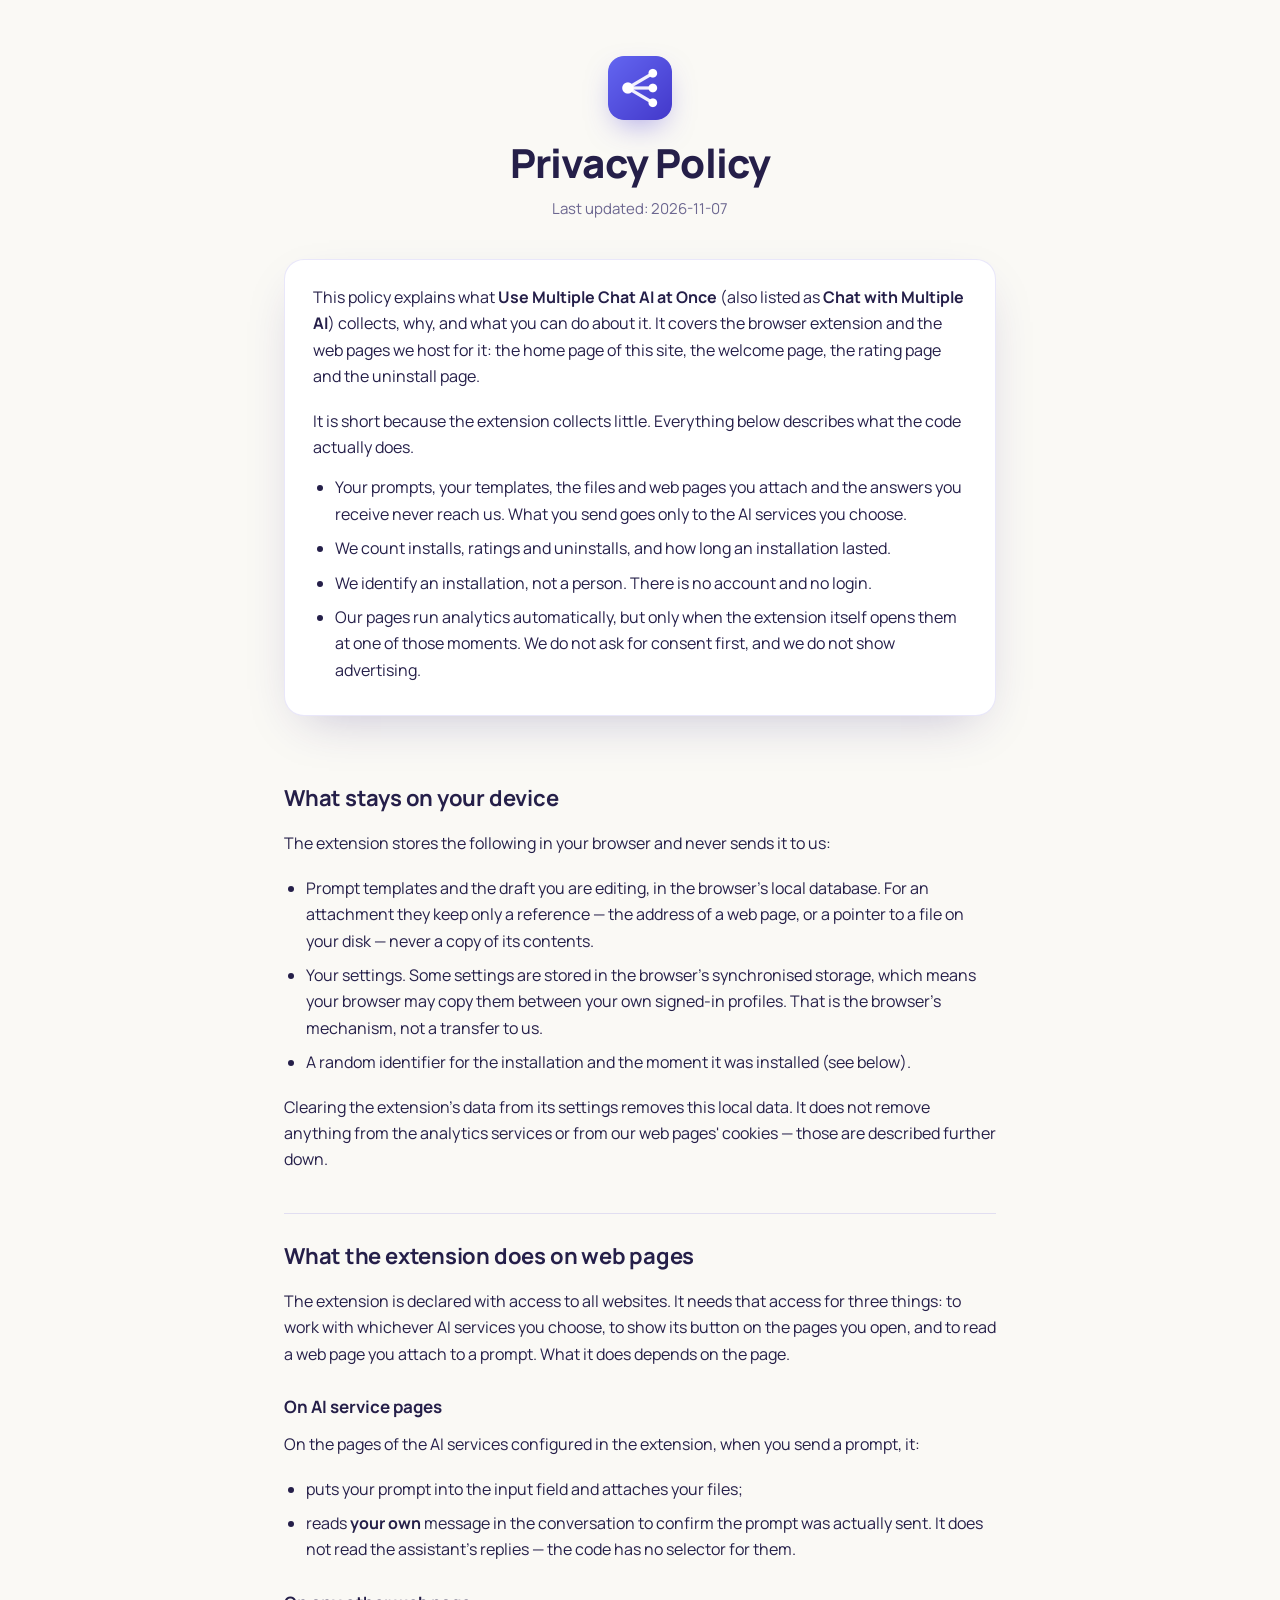
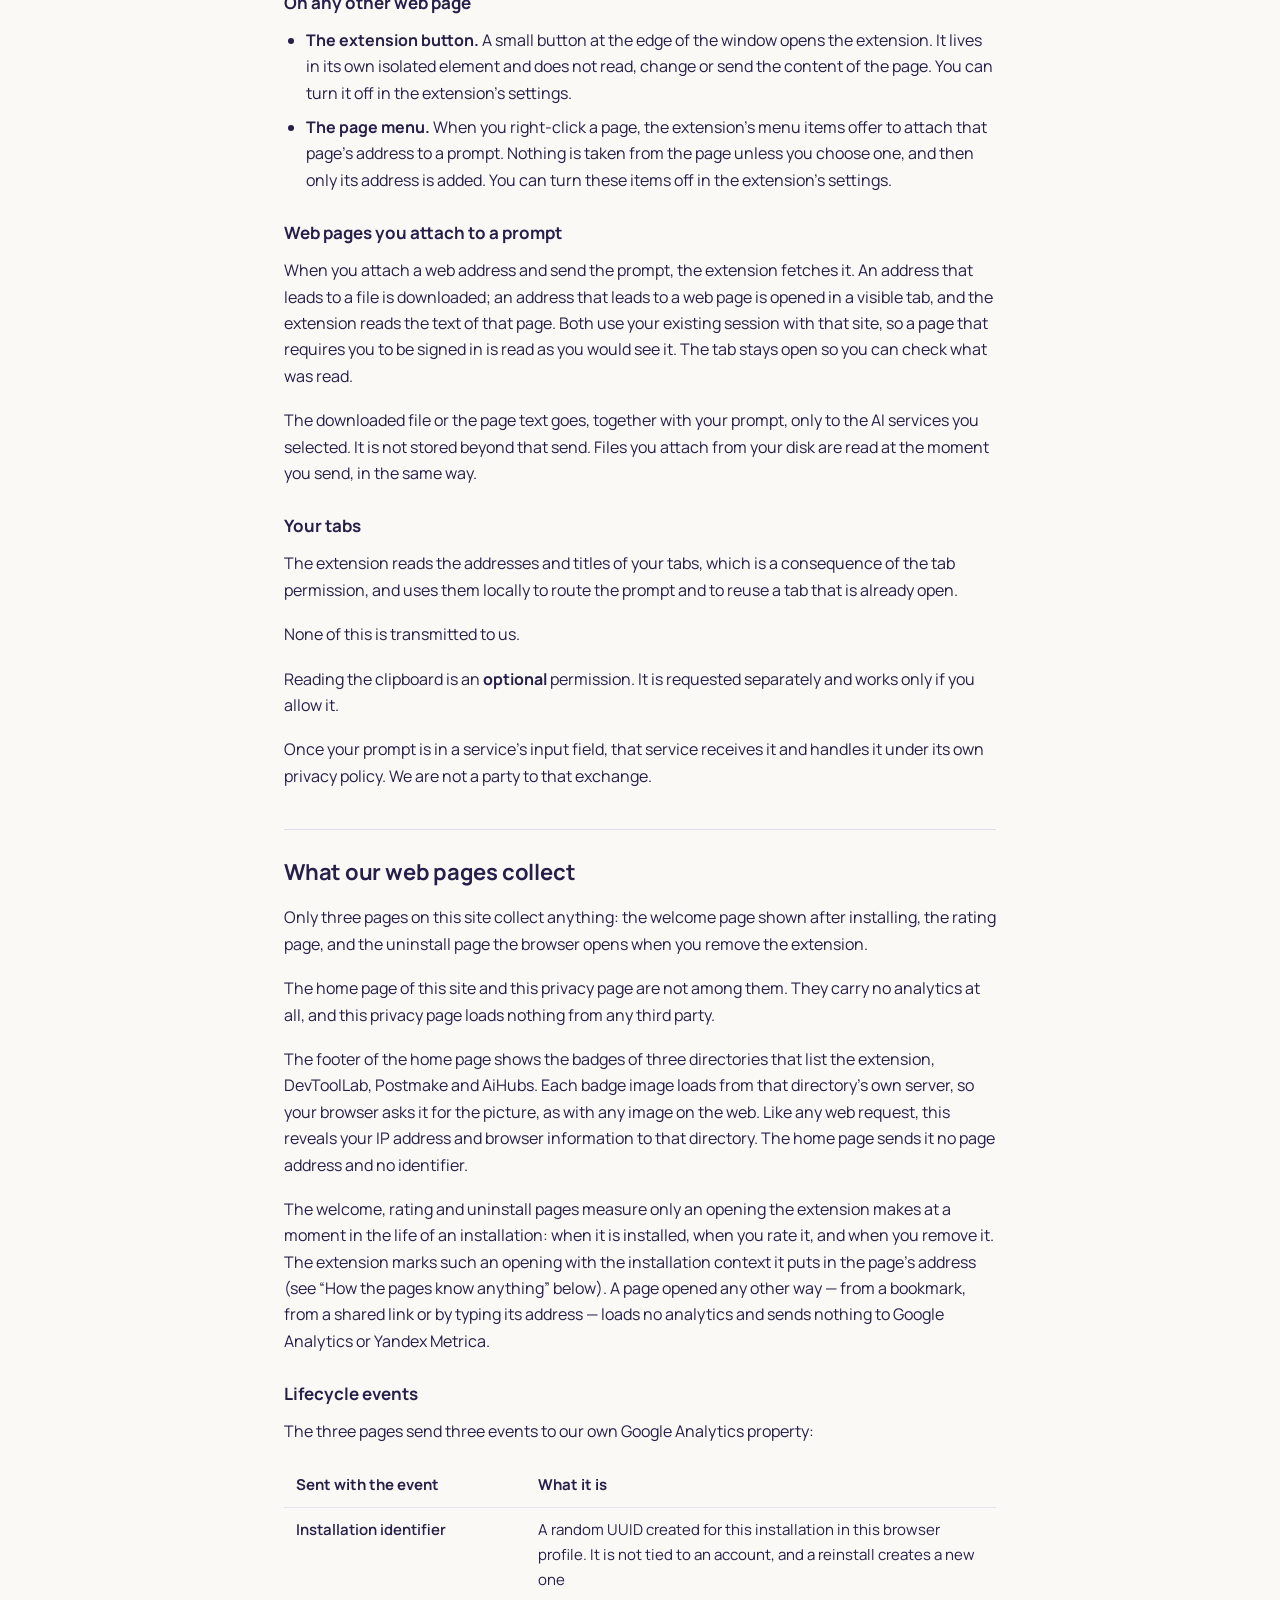
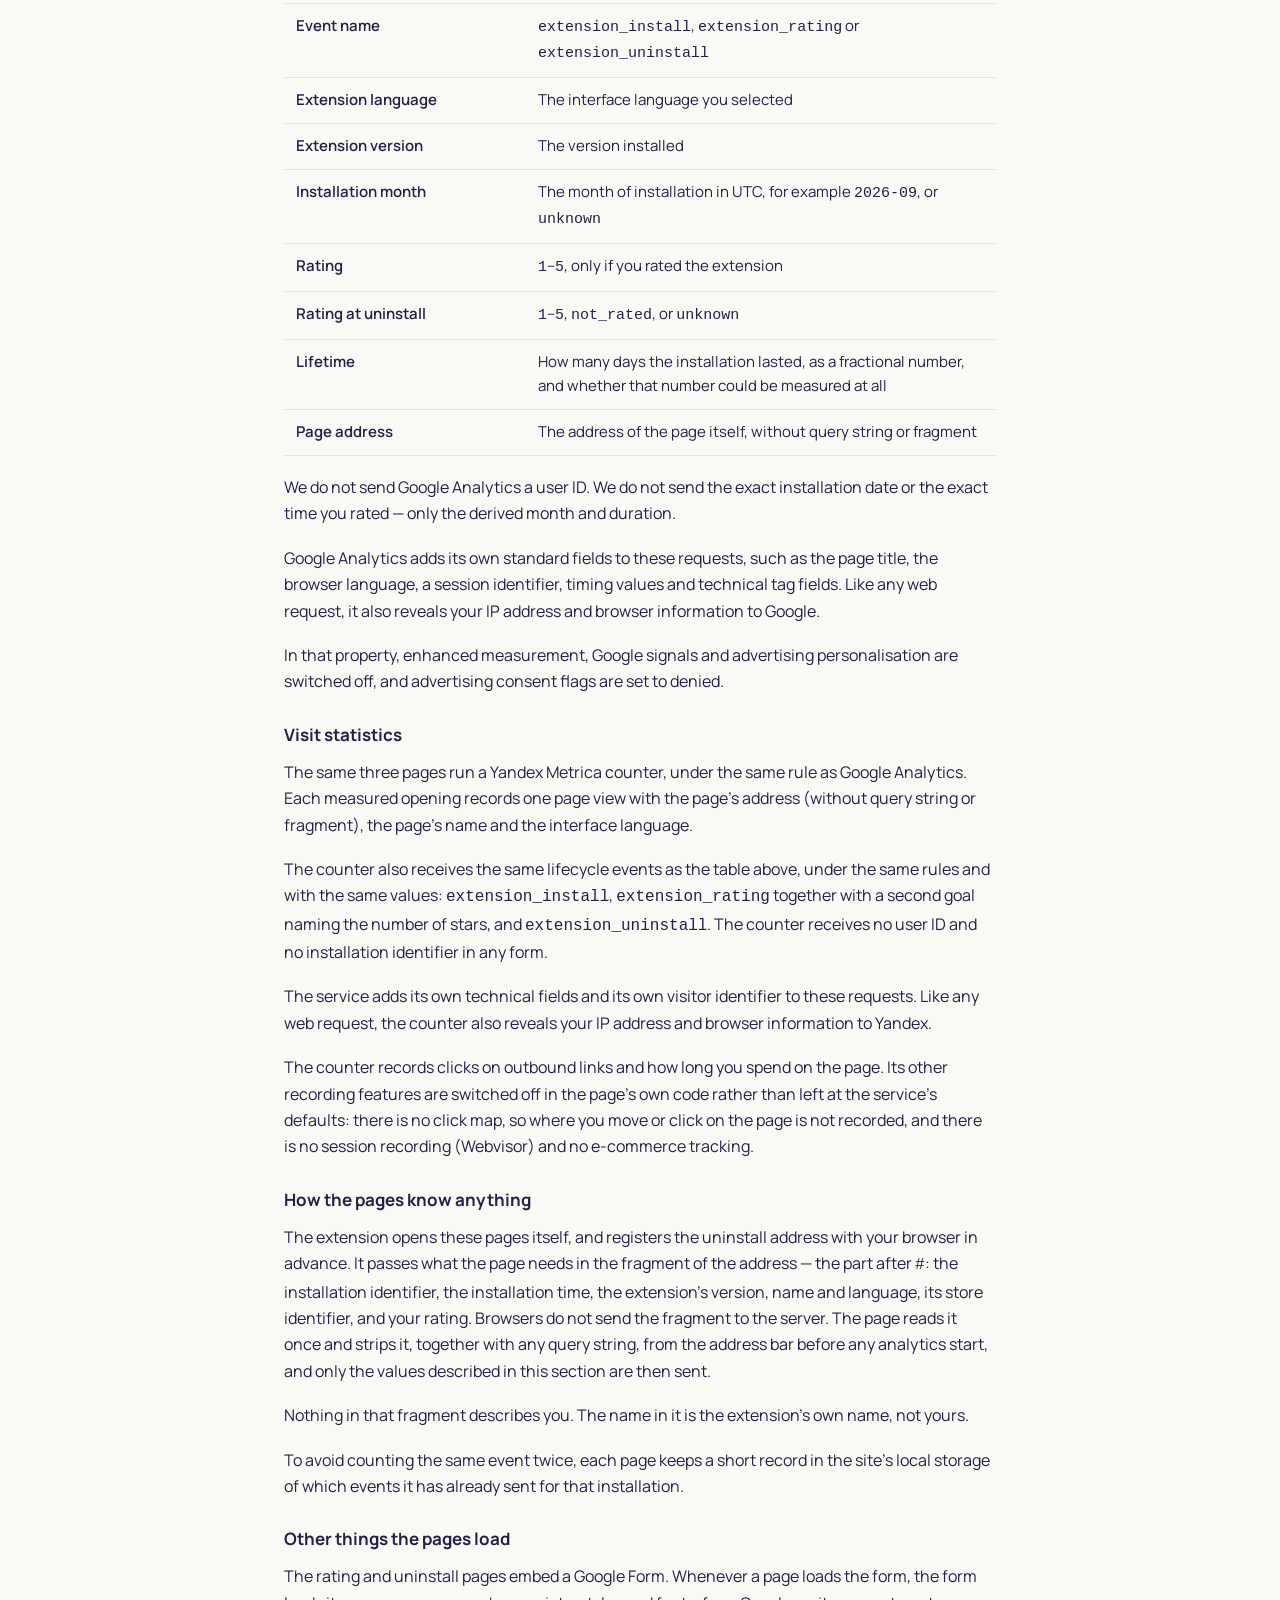
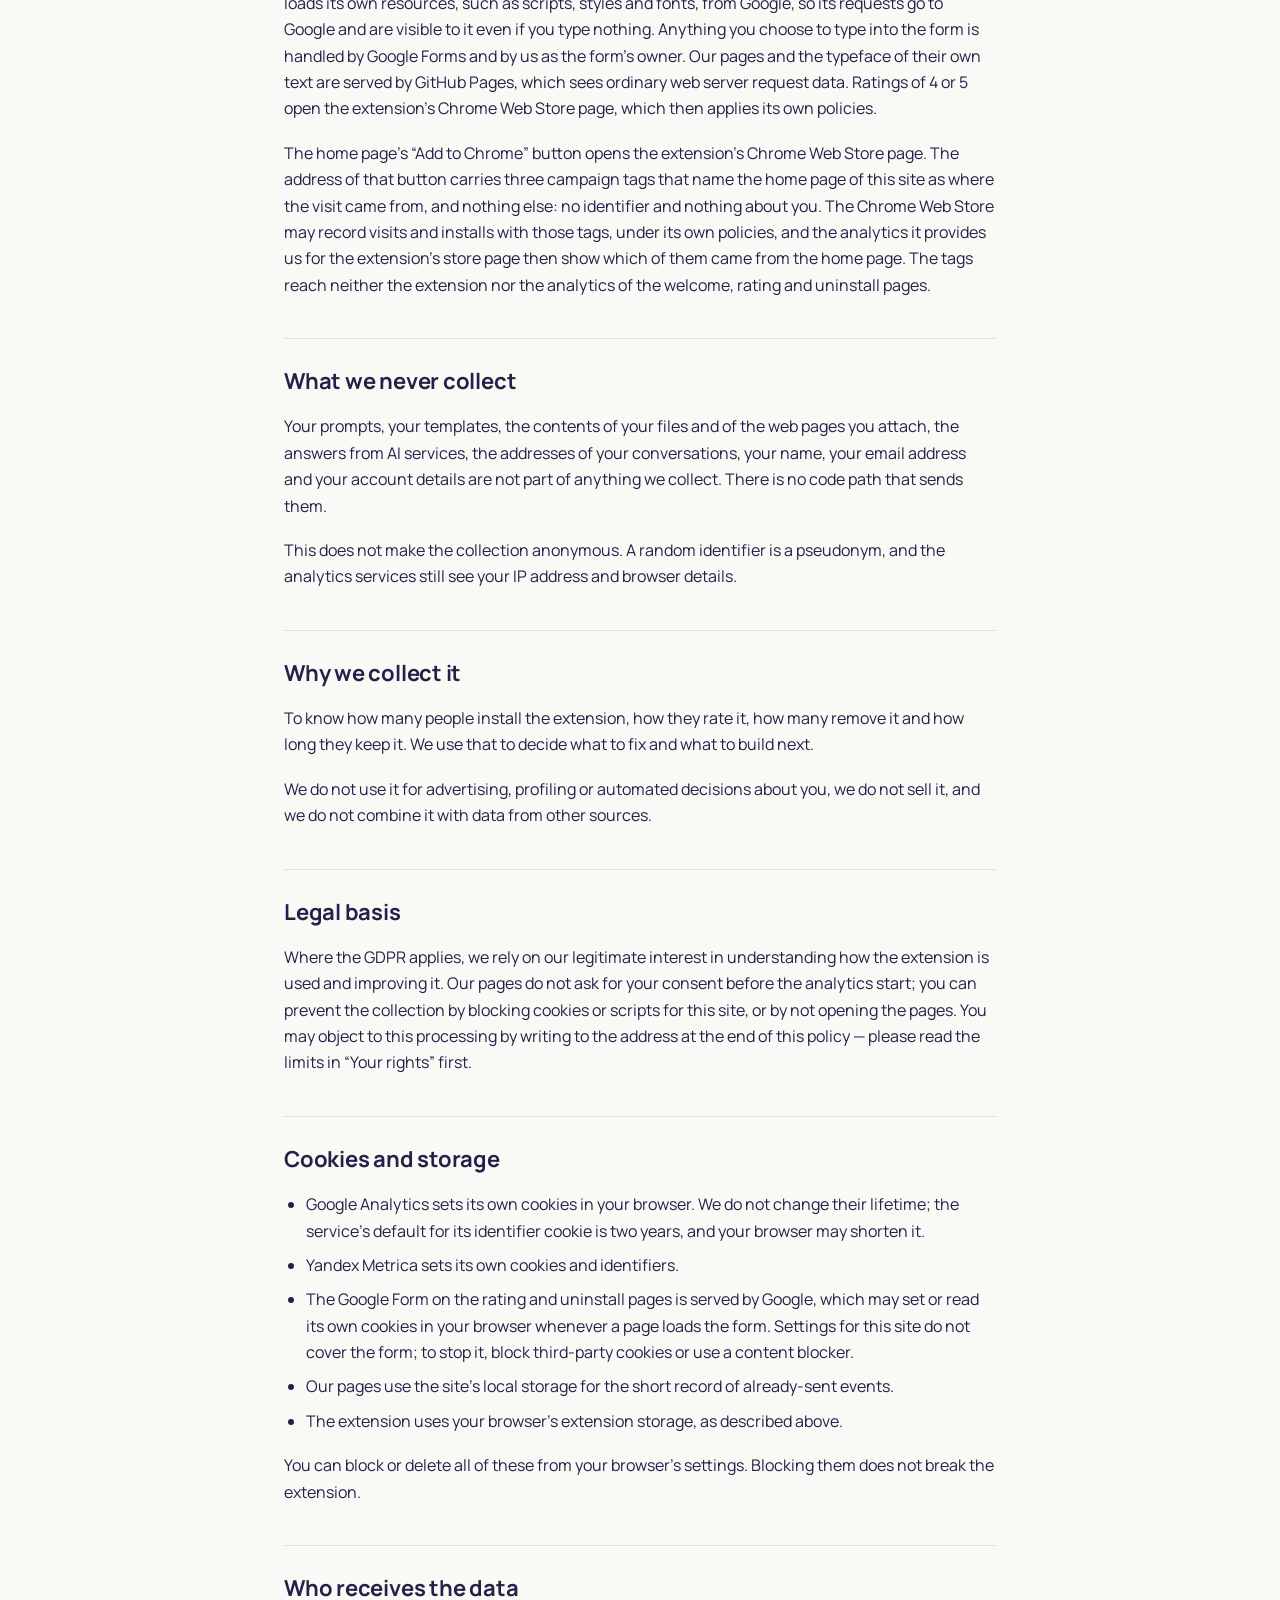
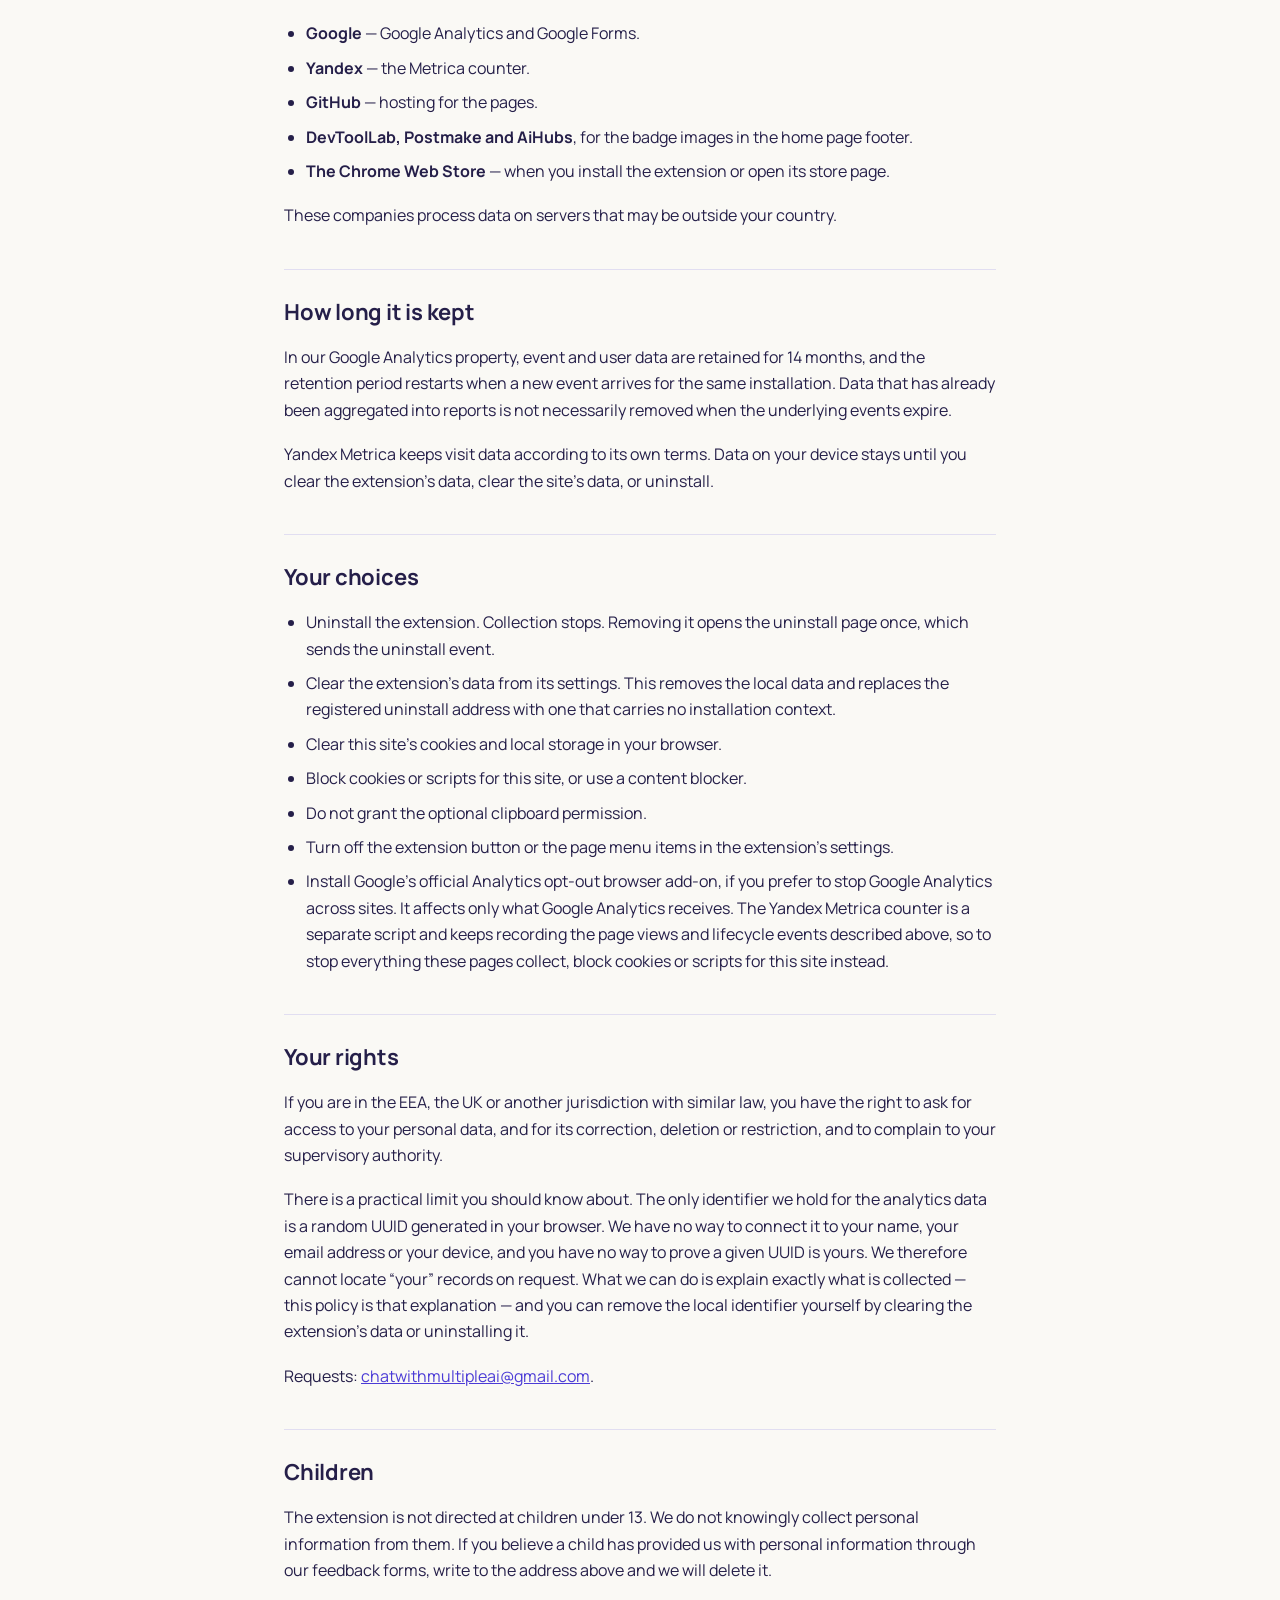
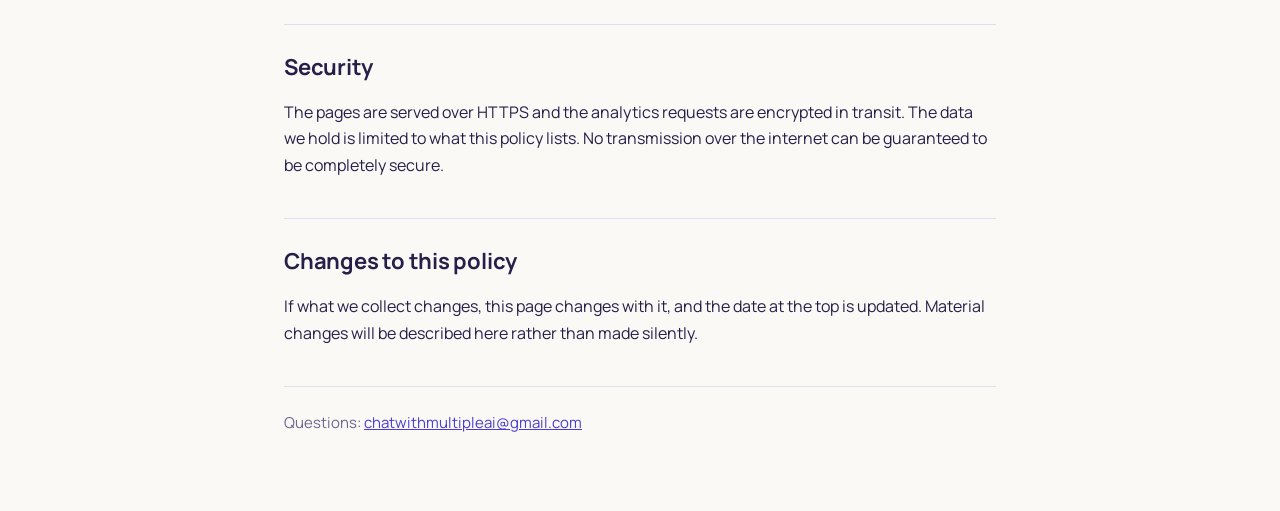
<file: docs/privacy.html>
<!DOCTYPE html>
<html lang="en">
<head>
<meta charset="utf-8">
<meta name="viewport" content="width=device-width, initial-scale=1">
<title>Privacy Policy — Use Multiple Chat AI at Once</title>
<meta name="description" content="What the Use Multiple Chat AI at Once extension collects, why, and what you can do about it.">
<meta name="theme-color" content="#4B3BD6">
<meta name="referrer" content="no-referrer">
<link rel="icon" type="image/png" href="assets/logo.png">
<link rel="preload" href="fonts/manrope-latin.woff2" as="font" type="font/woff2" crossorigin>
<link rel="stylesheet" href="fonts/manrope.css">
<link rel="stylesheet" href="pages.css">
<style>
  /* Page-specific only — tokens/reset/body/logo/h1/.page live in pages.css.
     This page deliberately loads no script and nothing from another site: it
     states it contacts no third party, so it must not contact one. Its
     typeface is served by the site itself, like every page of the site. */
  .page{ align-items:stretch; gap:0; }
  header{ text-align:center; margin-bottom:40px; }
  .logo{ margin:0 auto 20px; }
  h1{ font-size:clamp(28px, 5vw, 40px); line-height:1.15; color:var(--ink); }
  .updated{ margin-top:12px; color:var(--muted); font-size:15px; }

  main{ font-size:16px; line-height:1.65; }
  main p, main ul, main table{ margin-bottom:18px; }
  h2{
    font-size:22px; font-weight:700; letter-spacing:-0.01em; color:var(--ink);
    margin:40px 0 14px; padding-top:24px; border-top:1px solid rgba(75,59,214,0.14);
  }
  h3{ font-size:17px; font-weight:700; color:var(--ink); margin:26px 0 10px; }
  main ul{ padding-left:22px; }
  main li{ margin-bottom:8px; }
  a{ color:var(--accent); }
  strong{ font-weight:700; }

  /* The lead block carries the summary; a card separates it from the sections. */
  .lead{
    background:var(--card); border:1px solid rgba(75,59,214,0.12); border-radius:20px;
    box-shadow:0 18px 50px -20px rgba(46,33,120,0.28); padding:24px 28px; margin-bottom:8px;
  }
  .lead ul{ margin-bottom:0; }
  .lead p:last-of-type{ margin-bottom:14px; }
  .lead + h2{ border-top:0; }

  table{ width:100%; border-collapse:collapse; font-size:15px; }
  th, td{ text-align:left; vertical-align:top; padding:10px 12px; border-bottom:1px solid rgba(75,59,214,0.12); }
  th{ font-weight:700; color:var(--ink); }
  td:first-child{ width:34%; font-weight:600; }

  .contact{ margin-top:40px; padding-top:24px; border-top:1px solid rgba(75,59,214,0.14); color:var(--muted); font-size:15px; }

  @media (max-width:560px){
    .lead{ padding:20px 18px; }
    td:first-child{ width:40%; }
    th, td{ padding:8px 6px; font-size:14px; }
  }
</style>
</head>
<body>
  <div class="page">
    <header>
      <img class="logo" src="assets/logo.png" alt="Use Multiple Chat AI at Once">
      <h1>Privacy Policy</h1>
      <p class="updated">Last updated: 2026-11-07</p>
    </header>

    <main>
      <div class="lead">
        <p>This policy explains what <strong>Use Multiple Chat AI at Once</strong> (also listed as
          <strong>Chat with Multiple AI</strong>) collects, why, and what you can do about it. It covers the
          browser extension and the web pages we host for it: the home page of this site, the welcome
          page, the rating page and the uninstall page.</p>
        <p>It is short because the extension collects little. Everything below describes what the code
          actually does.</p>
        <ul>
          <li>Your prompts, your templates, the files and web pages you attach and the answers you
            receive never reach us. What you send goes only to the AI services you choose.</li>
          <li>We count installs, ratings and uninstalls, and how long an installation lasted.</li>
          <li>We identify an installation, not a person. There is no account and no login.</li>
          <li>Our pages run analytics automatically, but only when the extension itself opens them at
            one of those moments. We do not ask for consent first, and we do not show advertising.</li>
        </ul>
      </div>

      <h2>What stays on your device</h2>
      <p>The extension stores the following in your browser and never sends it to us:</p>
      <ul>
        <li>Prompt templates and the draft you are editing, in the browser's local database. For an
          attachment they keep only a reference — the address of a web page, or a pointer to a file
          on your disk — never a copy of its contents.</li>
        <li>Your settings. Some settings are stored in the browser's synchronised storage, which means
          your browser may copy them between your own signed-in profiles. That is the browser's
          mechanism, not a transfer to us.</li>
        <li>A random identifier for the installation and the moment it was installed (see below).</li>
      </ul>
      <p>Clearing the extension's data from its settings removes this local data. It does not remove
        anything from the analytics services or from our web pages' cookies — those are described
        further down.</p>

      <h2>What the extension does on web pages</h2>
      <p>The extension is declared with access to all websites. It needs that access for three things:
        to work with whichever AI services you choose, to show its button on the pages you open, and to
        read a web page you attach to a prompt. What it does depends on the page.</p>

      <h3>On AI service pages</h3>
      <p>On the pages of the AI services configured in the extension, when you send a prompt, it:</p>
      <ul>
        <li>puts your prompt into the input field and attaches your files;</li>
        <li>reads <strong>your own</strong> message in the conversation to confirm the prompt was
          actually sent. It does not read the assistant's replies — the code has no selector for
          them.</li>
      </ul>

      <h3>On any other web page</h3>
      <ul>
        <li><strong>The extension button.</strong> A small button at the edge of the window opens the
          extension. It lives in its own isolated element and does not read, change or send the
          content of the page. You can turn it off in the extension's settings.</li>
        <li><strong>The page menu.</strong> When you right-click a page, the extension's menu items
          offer to attach that page's address to a prompt. Nothing is taken from the page unless you
          choose one, and then only its address is added. You can turn these items off in the
          extension's settings.</li>
      </ul>

      <h3>Web pages you attach to a prompt</h3>
      <p>When you attach a web address and send the prompt, the extension fetches it. An address that
        leads to a file is downloaded; an address that leads to a web page is opened in a visible tab,
        and the extension reads the text of that page. Both use your existing session with that site,
        so a page that requires you to be signed in is read as you would see it. The tab stays open so
        you can check what was read.</p>
      <p>The downloaded file or the page text goes, together with your prompt, only to the AI services
        you selected. It is not stored beyond that send. Files you attach from your disk are read at
        the moment you send, in the same way.</p>

      <h3>Your tabs</h3>
      <p>The extension reads the addresses and titles of your tabs, which is a consequence of the tab
        permission, and uses them locally to route the prompt and to reuse a tab that is already
        open.</p>
      <p>None of this is transmitted to us.</p>
      <p>Reading the clipboard is an <strong>optional</strong> permission. It is requested separately
        and works only if you allow it.</p>
      <p>Once your prompt is in a service's input field, that service receives it and handles it under
        its own privacy policy. We are not a party to that exchange.</p>

      <h2>What our web pages collect</h2>
      <p>Only three pages on this site collect anything: the welcome page shown after installing, the
        rating page, and the uninstall page the browser opens when you remove the extension.</p>
      <p>The home page of this site and this privacy page are not among them. They carry no analytics
        at all, and this privacy page loads nothing from any third party.</p>
      <p>The footer of the home page shows the badges of three directories that list the extension,
        DevToolLab, Postmake and AiHubs. Each badge image loads from that directory's own server, so your
        browser asks it for the picture, as with any image on the web. Like any web request, this
        reveals your IP address and browser information to that directory. The home page sends it
        no page address and no identifier.</p>
      <p>The welcome, rating and uninstall pages measure only an opening the extension makes at a
        moment in the life of an installation: when it is installed, when you rate it, and when you
        remove it. The extension marks such an opening with the installation context it puts in the
        page's address (see “How the pages know anything” below). A page opened any other way — from a
        bookmark, from a shared link or by typing its address — loads no analytics and sends nothing
        to Google Analytics or Yandex Metrica.</p>

      <h3>Lifecycle events</h3>
      <p>The three pages send three events to our own Google Analytics property:</p>
      <table>
        <thead>
          <tr><th>Sent with the event</th><th>What it is</th></tr>
        </thead>
        <tbody>
          <tr><td>Installation identifier</td><td>A random UUID created for this installation in this browser profile. It is not tied to an account, and a reinstall creates a new one</td></tr>
          <tr><td>Event name</td><td><code>extension_install</code>, <code>extension_rating</code> or <code>extension_uninstall</code></td></tr>
          <tr><td>Extension language</td><td>The interface language you selected</td></tr>
          <tr><td>Extension version</td><td>The version installed</td></tr>
          <tr><td>Installation month</td><td>The month of installation in UTC, for example <code>2026-09</code>, or <code>unknown</code></td></tr>
          <tr><td>Rating</td><td><code>1</code>–<code>5</code>, only if you rated the extension</td></tr>
          <tr><td>Rating at uninstall</td><td><code>1</code>–<code>5</code>, <code>not_rated</code>, or <code>unknown</code></td></tr>
          <tr><td>Lifetime</td><td>How many days the installation lasted, as a fractional number, and whether that number could be measured at all</td></tr>
          <tr><td>Page address</td><td>The address of the page itself, without query string or fragment</td></tr>
        </tbody>
      </table>
      <p>We do not send Google Analytics a user ID. We do not send the exact installation date or the
        exact time you rated — only the derived month and duration.</p>
      <p>Google Analytics adds its own standard fields to these requests, such as the page title, the
        browser language, a session identifier, timing values and technical tag fields. Like any web
        request, it also reveals your IP address and browser information to Google.</p>
      <p>In that property, enhanced measurement, Google signals and advertising personalisation are
        switched off, and advertising consent flags are set to denied.</p>

      <h3>Visit statistics</h3>
      <p>The same three pages run a Yandex Metrica counter, under the same rule as Google Analytics.
        Each measured opening records one page view with the page's address (without query string or
        fragment), the page's name and the interface language.</p>
      <p>The counter also receives the same lifecycle events as the table above, under the same
        rules and with the same values: <code>extension_install</code>, <code>extension_rating</code>
        together with a second goal naming the number of stars, and <code>extension_uninstall</code>. The counter receives
        no user ID and no installation identifier in any form.</p>
      <p>The service adds its own technical fields and its own visitor identifier to these requests.
        Like any web request, the counter also reveals your IP address and browser information to
        Yandex.</p>
      <p>The counter records clicks on outbound links and how long you spend on the page. Its other
        recording features are switched off in the page's own code rather than left at the service's
        defaults: there is no click map, so where you move or click on the page is not recorded, and
        there is no session recording (Webvisor) and no e-commerce tracking.</p>

      <h3>How the pages know anything</h3>
      <p>The extension opens these pages itself, and registers the uninstall address with your browser
        in advance. It passes what the page needs in the fragment of the address — the part after
        <code>#</code>: the installation identifier, the installation time, the extension's version,
        name and language, its store identifier, and your rating. Browsers do not send the fragment to
        the server. The page reads it once and strips it, together with any query string, from the
        address bar before any analytics start, and only the values described in this section are then
        sent.</p>
      <p>Nothing in that fragment describes you. The name in it is the extension's own name, not
        yours.</p>
      <p>To avoid counting the same event twice, each page keeps a short record in the site's local
        storage of which events it has already sent for that installation.</p>

      <h3>Other things the pages load</h3>
      <p>The rating and uninstall pages embed a Google Form. Whenever a page loads the form, the form
        loads its own resources, such as scripts, styles and fonts, from Google, so its requests go to
        Google and are visible to it even if you type nothing. Anything you choose to type into the
        form is handled by Google Forms and by us as the form's owner. Our pages and the typeface of
        their own text are served by GitHub Pages, which sees ordinary web server request data.
        Ratings of 4 or 5 open the extension's Chrome Web Store page, which then applies its own
        policies.</p>
      <p>The home page's “Add to Chrome” button opens the extension's Chrome Web Store page. The
        address of that button carries three campaign tags that name the home page of this site as
        where the visit came from, and nothing else: no identifier and nothing about you. The Chrome
        Web Store may record visits and installs with those tags, under its own policies, and the
        analytics it provides us for the extension's store page then show which of them came from the
        home page. The tags reach neither the extension nor the analytics of the welcome, rating and
        uninstall pages.</p>

      <h2>What we never collect</h2>
      <p>Your prompts, your templates, the contents of your files and of the web pages you attach, the
        answers from AI services, the addresses of your conversations, your name, your email address and your account details are not
        part of anything we collect. There is no code path that sends them.</p>
      <p>This does not make the collection anonymous. A random identifier is a pseudonym, and the
        analytics services still see your IP address and browser details.</p>

      <h2>Why we collect it</h2>
      <p>To know how many people install the extension, how they rate it, how many remove it and how
        long they keep it. We use that to decide what to fix and what to build next.</p>
      <p>We do not use it for advertising, profiling or automated decisions about you, we do not sell
        it, and we do not combine it with data from other sources.</p>

      <h2>Legal basis</h2>
      <p>Where the GDPR applies, we rely on our legitimate interest in understanding how the extension
        is used and improving it. Our pages do not ask for your consent before the analytics start; you
        can prevent the collection by blocking cookies or scripts for this site, or by not opening the
        pages. You may object to this processing by writing to the address at the end of this policy —
        please read the limits in “Your rights” first.</p>

      <h2>Cookies and storage</h2>
      <ul>
        <li>Google Analytics sets its own cookies in your browser. We do not change their lifetime; the
          service's default for its identifier cookie is two years, and your browser may shorten it.</li>
        <li>Yandex Metrica sets its own cookies and identifiers.</li>
        <li>The Google Form on the rating and uninstall pages is served by Google, which may set or
          read its own cookies in your browser whenever a page loads the form. Settings for this
          site do not cover the form; to stop it, block third-party cookies or use a content
          blocker.</li>
        <li>Our pages use the site's local storage for the short record of already-sent events.</li>
        <li>The extension uses your browser's extension storage, as described above.</li>
      </ul>
      <p>You can block or delete all of these from your browser's settings. Blocking them does not
        break the extension.</p>

      <h2>Who receives the data</h2>
      <ul>
        <li><strong>Google</strong> — Google Analytics and Google Forms.</li>
        <li><strong>Yandex</strong> — the Metrica counter.</li>
        <li><strong>GitHub</strong> — hosting for the pages.</li>
        <li><strong>DevToolLab, Postmake and AiHubs</strong>, for the badge images in the home page footer.</li>
        <li><strong>The Chrome Web Store</strong> — when you install the extension or open its store
          page.</li>
      </ul>
      <p>These companies process data on servers that may be outside your country.</p>

      <h2>How long it is kept</h2>
      <p>In our Google Analytics property, event and user data are retained for 14 months, and the
        retention period restarts when a new event arrives for the same installation. Data that has
        already been aggregated into reports is not necessarily removed when the underlying events
        expire.</p>
      <p>Yandex Metrica keeps visit data according to its own terms. Data on your device stays until you
        clear the extension's data, clear the site's data, or uninstall.</p>

      <h2>Your choices</h2>
      <ul>
        <li>Uninstall the extension. Collection stops. Removing it opens the uninstall page once, which
          sends the uninstall event.</li>
        <li>Clear the extension's data from its settings. This removes the local data and replaces the
          registered uninstall address with one that carries no installation context.</li>
        <li>Clear this site's cookies and local storage in your browser.</li>
        <li>Block cookies or scripts for this site, or use a content blocker.</li>
        <li>Do not grant the optional clipboard permission.</li>
        <li>Turn off the extension button or the page menu items in the extension's settings.</li>
        <li>Install Google's official Analytics opt-out browser add-on, if you prefer to stop Google
          Analytics across sites. It affects only what Google Analytics receives. The Yandex
          Metrica counter is a separate script and keeps recording the page views and lifecycle events
          described above, so to
          stop everything these pages collect, block cookies or scripts for this site instead.</li>
      </ul>

      <h2>Your rights</h2>
      <p>If you are in the EEA, the UK or another jurisdiction with similar law, you have the right to
        ask for access to your personal data, and for its correction, deletion or restriction, and to
        complain to your supervisory authority.</p>
      <p>There is a practical limit you should know about. The only identifier we hold for the analytics
        data is a random UUID generated in your browser. We have no way to connect it to your name, your
        email address or your device, and you have no way to prove a given UUID is yours. We therefore
        cannot locate “your” records on request. What we can do is explain exactly what is collected —
        this policy is that explanation — and you can remove the local identifier yourself by clearing
        the extension's data or uninstalling it.</p>
      <p>Requests: <a href="mailto:chatwithmultipleai@gmail.com">chatwithmultipleai@gmail.com</a>.</p>

      <h2>Children</h2>
      <p>The extension is not directed at children under 13. We do not knowingly collect personal
        information from them. If you believe a child has provided us with personal information through
        our feedback forms, write to the address above and we will delete it.</p>

      <h2>Security</h2>
      <p>The pages are served over HTTPS and the analytics requests are encrypted in transit. The data
        we hold is limited to what this policy lists. No transmission over the internet can be
        guaranteed to be completely secure.</p>

      <h2>Changes to this policy</h2>
      <p>If what we collect changes, this page changes with it, and the date at the top is updated.
        Material changes will be described here rather than made silently.</p>

      <p class="contact">Questions:
        <a href="mailto:chatwithmultipleai@gmail.com">chatwithmultipleai@gmail.com</a></p>
    </main>
  </div>
</body>
</html>
</file>
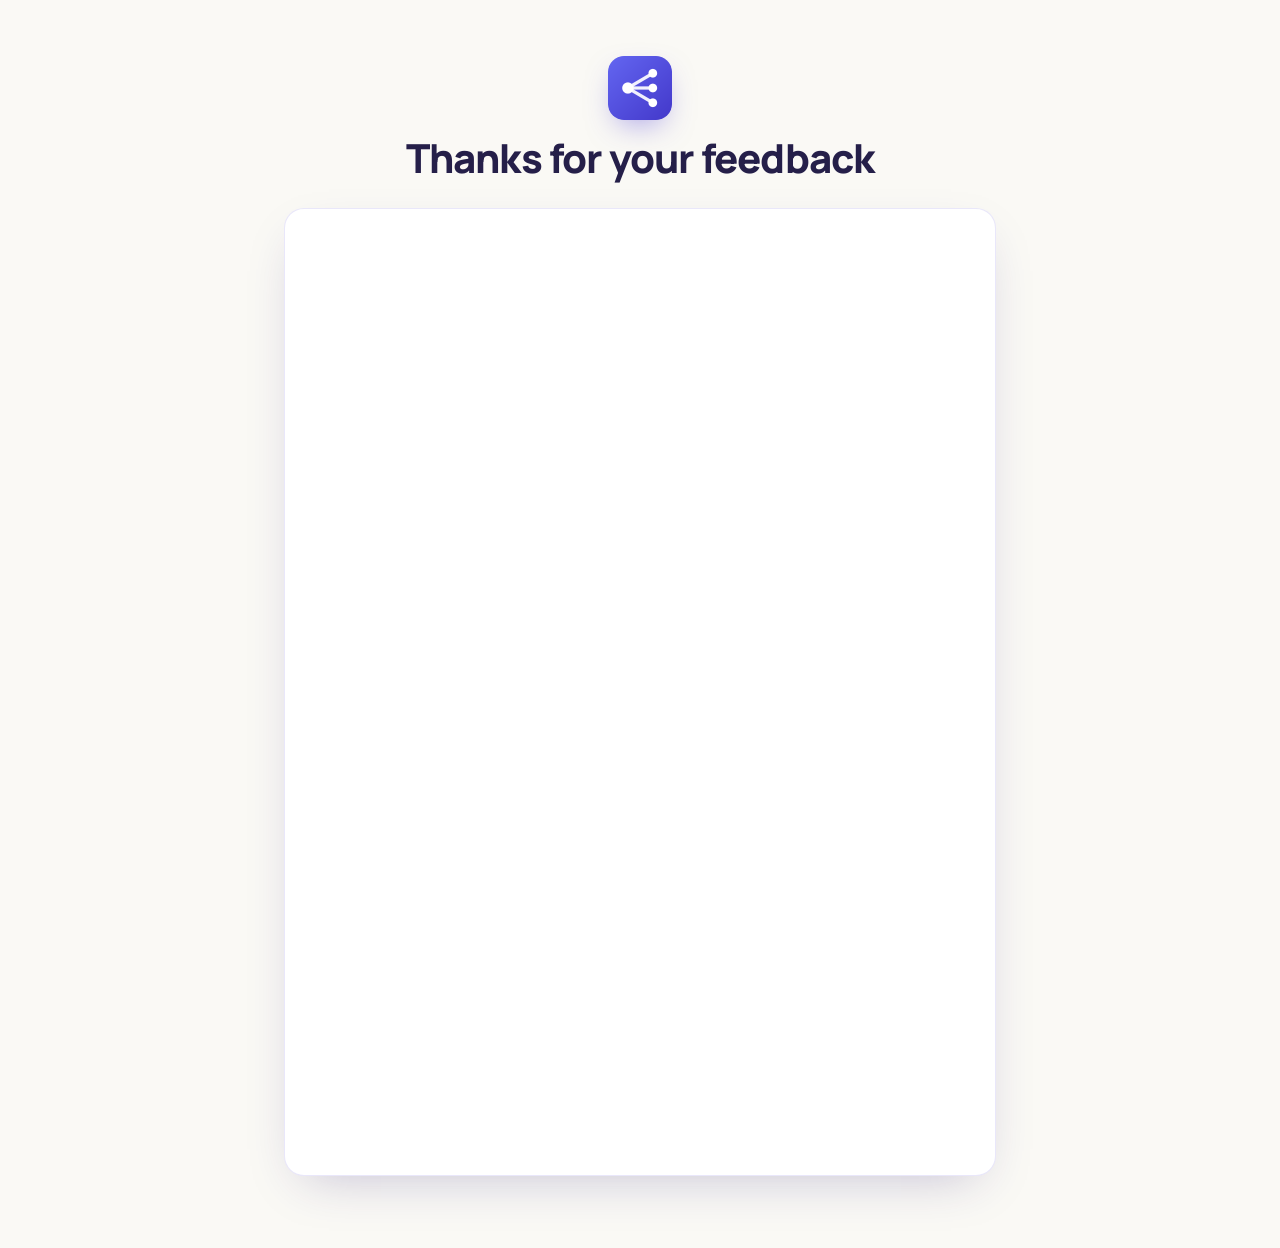
<file: docs/rate-us.html>
<!DOCTYPE html>
<html lang="en">
<head>
<meta charset="utf-8">
<meta name="viewport" content="width=device-width, initial-scale=1">
<title>Thanks for rating us</title>
<meta name="description" content="Thanks for rating Use Multiple Chat AI at Once.">
<meta name="theme-color" content="#4B3BD6">
<meta name="robots" content="noindex">
<meta name="referrer" content="no-referrer">
<link rel="icon" type="image/png" href="assets/logo.png">
<link rel="preload" href="fonts/manrope-latin.woff2" as="font" type="font/woff2" crossorigin>
<link rel="stylesheet" href="fonts/manrope.css">
<link rel="stylesheet" href="pages.css">
<style>
  /* Page-specific — shared tokens/reset/body/logo/card-column live in pages.css. */
  /* The two states are <section class="page" hidden> and .page sets display:flex,
     which would otherwise beat the UA [hidden] rule — force hidden to win so the
     inactive state never shows (only one section is ever un-hidden by JS). */
  [hidden]{ display:none !important; }
  header{ display:flex; flex-direction:column; align-items:center; gap:16px; text-align:center; }
  h1{ font-size:clamp(28px, 5vw, 40px); line-height:1.1; color:var(--ink); }
  .subtitle{ font-size:16px; line-height:1.5; color:var(--muted); font-weight:500; max-width:34em; }

  /* ---------- positive-path interstitial ---------- */
  .interstitial{
    display:flex; flex-direction:column; align-items:center; gap:20px; text-align:center;
    padding-top:8px;
  }
  .stars{ font-size:40px; line-height:1; color:#F5A623; letter-spacing:4px; }
  .status{
    display:inline-flex; align-items:center; gap:12px;
    font-size:17px; font-weight:600; color:var(--muted);
  }
  .spinner{
    width:20px; height:20px; border-radius:50%;
    border:3px solid rgba(75,59,214,0.25); border-top-color:var(--accent);
    animation:spin 0.8s linear infinite;
  }
  @keyframes spin{ to{ transform:rotate(360deg); } }
  .fallback{
    color:var(--accent); font-weight:600; font-size:15px; text-decoration:none;
    border-bottom:1.5px solid rgba(75,59,214,0.4);
  }
  .fallback:hover{ border-bottom-color:var(--accent); }

  /* ---------- negative-path feedback form ----------
     This is a DIFFERENT Google form from uninstall's, so its height differs.
     Measured content height (headless Chromium, max per bucket, opened at each
     bucket's iframe *content* width on a short viewport):
       desktop max 854px (@496px content width),
       mobile  max 1099px (@290px content width).
     Heights below add ~+100px headroom so a couple of typed answer lines fit
     before the iframe scrolls internally; a long free-text answer still scrolls
     the iframe internally — unavoidable for a cross-origin embed. */
  .form-frame{ height:950px; }
  @media (max-width:560px){
    .form-frame{ height:1200px; }
  }
</style>
</head>
<body>
  <!-- POSITIVE: short branded interstitial shown before the Store redirect. -->
  <section id="interstitial" class="page" hidden>
    <header>
      <img class="logo" src="assets/logo.png" alt="Use Multiple Chat AI at Once">
      <h1>Thank you!</h1>
    </header>
    <div class="interstitial">
      <div class="stars" id="stars" aria-hidden="true">★★★★★</div>
      <div class="status">
        <span class="spinner" aria-hidden="true"></span>
        <span>Taking you to the Chrome Web Store…</span>
      </div>
      <a id="store-fallback" class="fallback" href="#">Open the store →</a>
    </div>
  </section>

  <!-- NEGATIVE: branded wrapper around the embedded Google feedback form. -->
  <section id="feedback" class="page" hidden>
    <header>
      <img class="logo" src="assets/logo.png" alt="Use Multiple Chat AI at Once">
      <h1>Thanks for your feedback</h1>
    </header>
    <div class="card">
      <iframe
        class="form-frame"
        src="https://docs.google.com/forms/d/e/1FAIpQLSeJlTf9EoVQXNNlMtttUd48UGOO13XoM0MjkxmVTq1CAyiyJQ/viewform?embedded=true"
        title="Rate-us feedback form"
        loading="lazy">Loading…</iframe>
    </div>
  </section>

  <script type="module" src="hosted-bootstrap.js"></script>
</body>
</html>
</file>
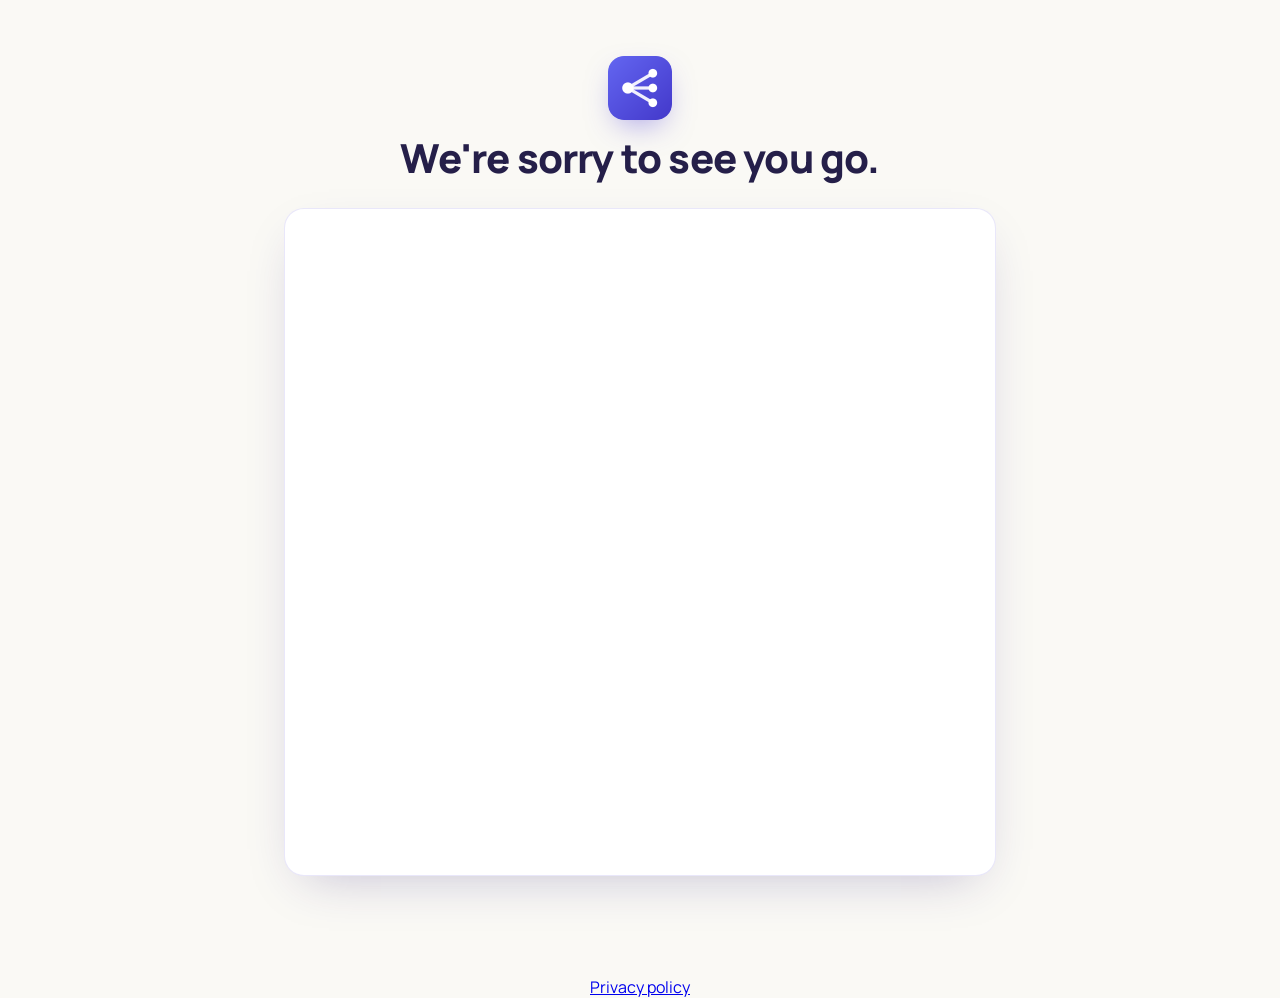
<file: docs/uninstall.html>
<!DOCTYPE html>
<html lang="en">
<head>
<meta charset="utf-8">
<meta name="viewport" content="width=device-width, initial-scale=1">
<title>We're sorry to see you go.</title>
<meta name="description" content="You've uninstalled Use Multiple Chat AI at Once. Tell us why — your feedback helps us improve.">
<meta name="theme-color" content="#4B3BD6">
<meta name="robots" content="noindex">
<meta name="referrer" content="no-referrer">
<link rel="icon" type="image/png" href="assets/logo.png">
<link rel="preload" href="fonts/manrope-latin.woff2" as="font" type="font/woff2" crossorigin>
<link rel="stylesheet" href="fonts/manrope.css">
<link rel="stylesheet" href="pages.css">
<style>
  /* Page-specific only — shared tokens/reset/body/logo/card-column live in pages.css. */
  header{ display:flex; flex-direction:column; align-items:center; gap:16px; text-align:center; }
  h1{
    font-size:clamp(28px, 5vw, 40px); line-height:1.1; color:var(--ink);
  }
</style>
</head>
<body>
  <div class="page">
    <header>
      <img class="logo" src="assets/logo.png" alt="Use Multiple Chat AI at Once">
      <h1>We're sorry to see you go.</h1>
    </header>

    <!-- Google Form embedded via iframe. `?embedded=true` renders the compact
         embed layout (no Google chrome). The form keeps Google's own styling;
         only the surrounding page is branded. -->
    <div class="card">
      <iframe
        class="form-frame"
        src="https://docs.google.com/forms/d/e/1FAIpQLSdUc-1w_TJ35KQHQ3FEzERgoZolSWINqYHRc1YxcJbOnSeWmA/viewform?embedded=true"
        title="Uninstall feedback form"
        loading="lazy">Loading…</iframe>
    </div>

    <div class="footer">
      <p id="reinstall" class="reinstall" hidden>
        <a id="reinstall-link" class="reinstall-btn" href="#">Reinstall from the Chrome Web Store</a>
      </p>
    </div>
  </div>

  <p class="footer"><a id="privacy-link" hidden></a></p>
  <script type="module" src="hosted-bootstrap.js"></script>
</body>
</html>
</file>
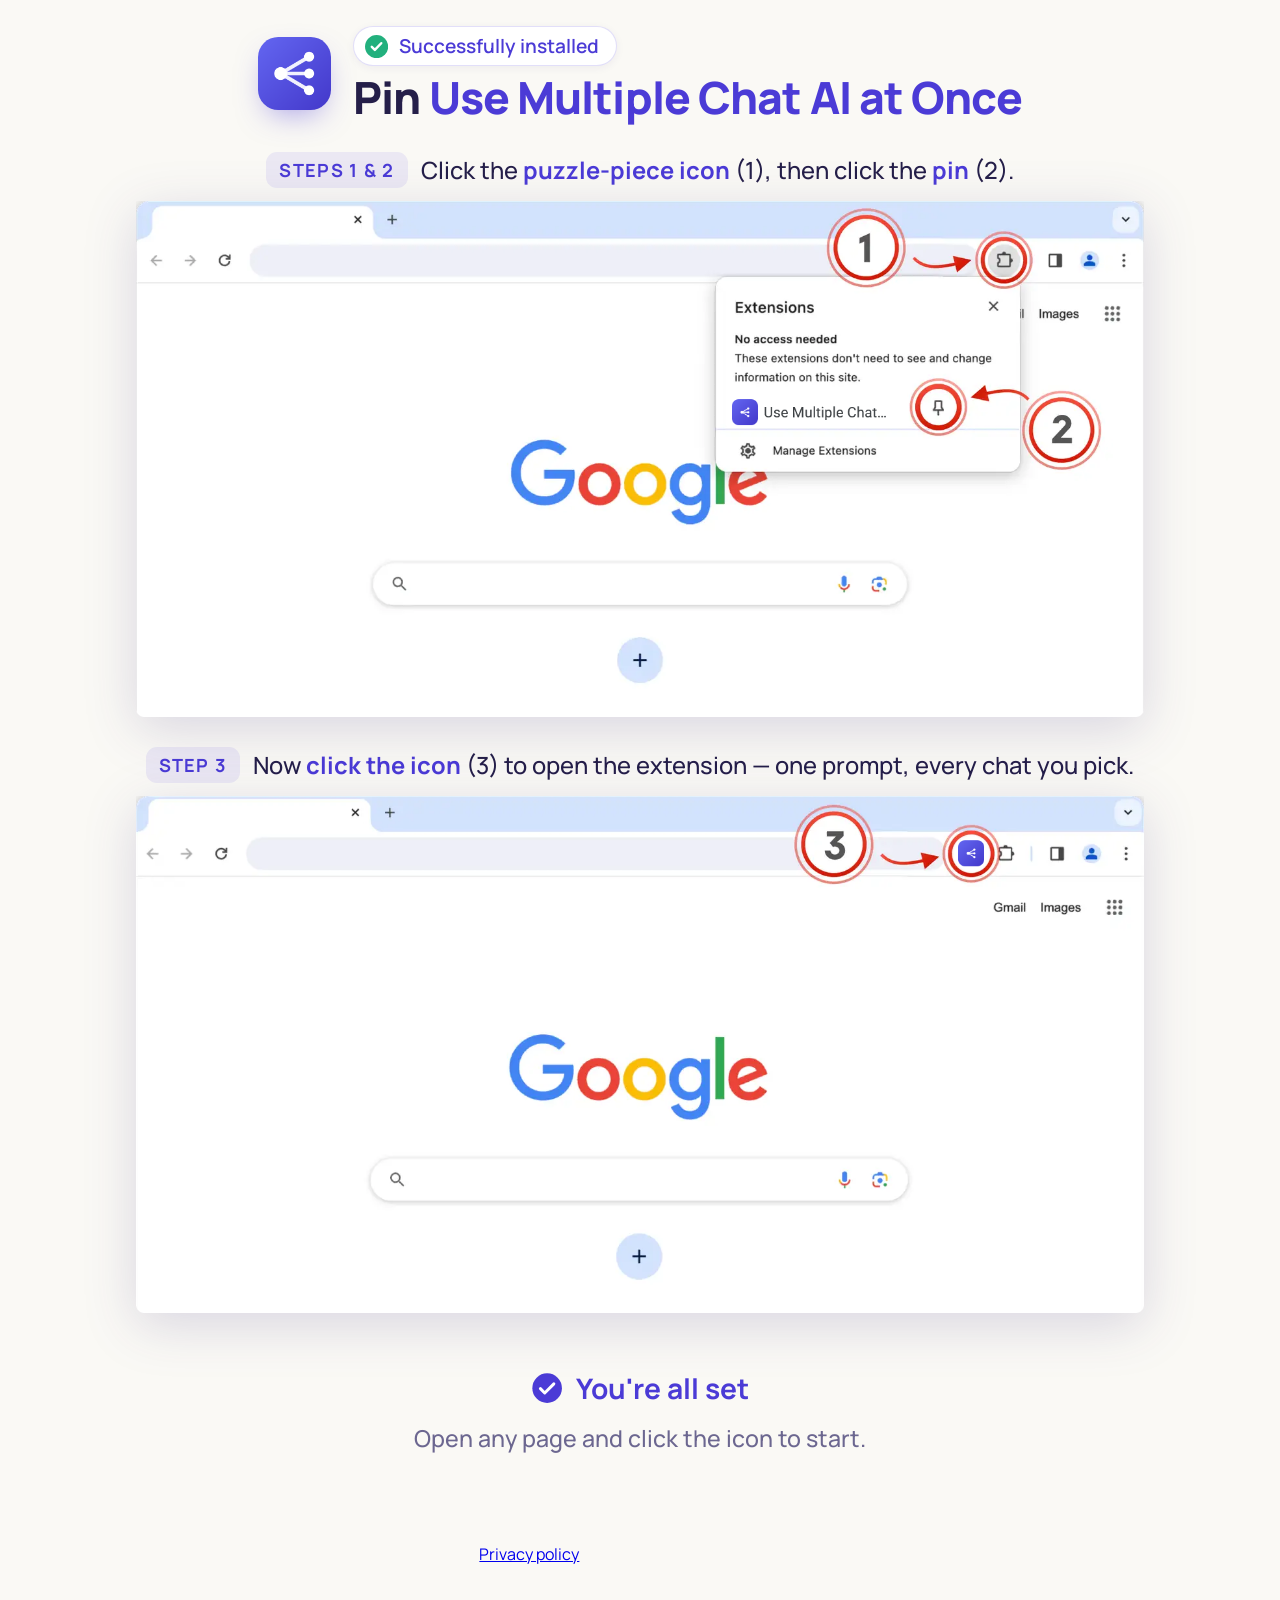
<file: docs/welcome.html>
<!DOCTYPE html>
<html lang="en">
<head>
<meta charset="utf-8">
<meta name="referrer" content="no-referrer">
<meta name="viewport" content="width=device-width, initial-scale=1">
<title>Use Multiple Chat AI at Once — Installed</title>
<meta name="description" content="You've installed Use Multiple Chat AI at Once. Pin it to your toolbar in two clicks and chat with multiple AI models at the same time.">
<meta name="theme-color" content="#4B3BD6">
<link rel="icon" type="image/png" href="assets/logo.png">
<link rel="preload" href="fonts/manrope-latin.woff2" as="font" type="font/woff2" crossorigin>
<link rel="stylesheet" href="fonts/manrope.css">
<link rel="stylesheet" href="pages.css">
<style>
  /* Bespoke, screenshot-driven layout — shared tokens/reset/body/logo/h1 base
     live in pages.css. Welcome deliberately does NOT reuse the shared .page
     card-column; its container is .welcome to avoid a selector collision. */
  :root{
    --accent2:#6E6CF0;
    /* --u is the live scale unit (= displayed width of one browser screenshot). Set by JS. */
    --u:620px;
    /* --title-scale shrinks ONLY the h1 so a long localized name fits one line. Set by JS. */
    --title-scale:1;
  }
  body{ overflow-x:hidden; }
  .welcome{
    position:relative; z-index:1;
    width:100%; max-width:1480px; margin:0 auto;
    padding:calc(var(--u) * 0.026) 24px 0;
    display:flex; flex-direction:column; align-items:center;
    gap:calc(var(--u) * 0.03);
  }

  /* ---------- header (single compact row) ---------- */
  header{ display:flex; align-items:center; justify-content:center; gap:calc(var(--u) * 0.022); text-align:left; }
  .logo{
    flex:0 0 auto;
    width:calc(var(--u) * 0.072); height:calc(var(--u) * 0.072);
    border-radius:calc(var(--u) * 0.02);
    box-shadow:0 12px 30px -10px rgba(75,59,214,0.5); display:block;
  }
  .htext{ display:flex; flex-direction:column; align-items:flex-start; gap:calc(var(--u) * 0.008); }
  .badge{
    display:inline-flex; align-items:center; gap:calc(var(--u) * 0.011);
    padding:calc(var(--u) * 0.006) calc(var(--u) * 0.016) calc(var(--u) * 0.006) calc(var(--u) * 0.011);
    border-radius:999px; background:#fff; border:1px solid rgba(75,59,214,0.16);
    color:var(--accent); font-size:calc(var(--u) * 0.019); font-weight:600;
    box-shadow:0 2px 8px rgba(46,33,120,0.06); white-space:nowrap;
  }
  .badge svg{ width:calc(var(--u) * 0.023); height:calc(var(--u) * 0.023); }
  h1{
    font-size:calc(var(--u) * 0.044 * var(--title-scale)); line-height:1.06;
    white-space:nowrap;
  }
  h1 .nm{ color:var(--accent); }

  /* ---------- steps ---------- */
  .step{ width:100%; display:flex; flex-direction:column; align-items:center; gap:calc(var(--u) * 0.013); }
  .cap{
    display:flex; align-items:center; justify-content:center;
    gap:calc(var(--u) * 0.013); text-align:center; white-space:nowrap;
    max-width:calc(var(--u) * 1.08);
  }
  .lbl{
    flex:0 0 auto; font-size:calc(var(--u) * 0.018); font-weight:700; letter-spacing:0.07em;
    text-transform:uppercase; color:var(--accent); white-space:nowrap;
    background:rgba(75,59,214,0.09); border-radius:calc(var(--u) * 0.011);
    padding:calc(var(--u) * 0.006) calc(var(--u) * 0.013);
  }
  .cap p{ font-size:calc(var(--u) * 0.0235); line-height:1.35; color:var(--ink); font-weight:500; }
  .cap p b{ font-weight:700; color:var(--accent); }

  .frame{
    position:relative; width:var(--u); aspect-ratio:1551 / 794;
  }
  .frame img{
    display:block; width:100%; height:100%;
    filter:drop-shadow(0 12px 26px rgba(46,33,120,0.16));
  }

  /* invisible marker pinned to the bottom of the red circles in screen 2.
     JS lines this up with the bottom of the viewport so only the circles peek. */
  #peekline{ position:absolute; left:0; right:0; top:20%; height:0; }

  /* ---------- footer ---------- */
  .footer{
    width:100%; max-width:calc(var(--u) * 1.05);
    display:flex; flex-direction:column; align-items:center; text-align:center;
    gap:calc(var(--u) * 0.014);
    padding:calc(var(--u) * 0.026) 0 calc(var(--u) * 0.06);
  }
  .footer .done{
    display:inline-flex; align-items:center; gap:calc(var(--u) * 0.012);
    font-size:calc(var(--u) * 0.028); font-weight:700; color:var(--accent); white-space:nowrap;
  }
  .footer .done svg{ width:calc(var(--u) * 0.032); height:calc(var(--u) * 0.032); }
  .footer p{ font-size:calc(var(--u) * 0.023); line-height:1.5; color:var(--muted); font-weight:500; max-width:32em; }

  /* On genuinely narrow screens, stack the header and let captions wrap. The
     title stays one line at every width — its size is auto-fit in JS, so it must
     not wrap here (wrapping would invalidate the one-line width measurement). */
  @media (max-width: 560px){
    header{ flex-direction:column; text-align:center; }
    .htext{ align-items:center; }
    .cap{ white-space:normal; flex-wrap:wrap; }
  }
</style>
</head>
<body>
  <div class="welcome">
    <header>
      <img class="logo" src="assets/logo.png" alt="Use Multiple Chat AI at Once">
      <div class="htext">
        <span class="badge">
          <svg viewBox="0 0 16 16" fill="none"><circle cx="8" cy="8" r="8" fill="#22B07D"></circle><path d="M4.7 8.2l2.1 2.1 4.4-4.6" stroke="#fff" stroke-width="1.7" stroke-linecap="round" stroke-linejoin="round"></path></svg>
          Successfully installed
        </span>
        <h1>Pin <span class="nm">Use Multiple Chat AI at Once</span></h1>
      </div>
    </header>

    <!-- SCREEN 1 — fully visible in the browser window -->
    <div class="step" id="step1">
      <div class="cap">
        <span class="lbl">Steps 1 &amp; 2</span>
        <p>Click the <b>puzzle-piece icon</b> (1), then click the <b>pin</b> (2).</p>
      </div>
      <div class="frame">
        <img src="assets/step12.png" alt="Open the extensions menu and pin Use Multiple Chat AI at Once">
      </div>
    </div>

    <!-- SCREEN 2 — only the red circles peek above the fold; scroll reveals the rest -->
    <div class="step" id="step2">
      <div class="cap">
        <span class="lbl">Step 3</span>
        <p>Now <b>click the icon</b> (3) to open the extension — one prompt, every chat you pick.</p>
      </div>
      <div class="frame">
        <div id="peekline"></div>
        <img src="assets/step3.png" alt="Click the pinned icon to start using the extension">
      </div>
    </div>

    <div class="footer">
      <span class="done">
        <svg viewBox="0 0 24 24" fill="none"><circle cx="12" cy="12" r="11" fill="#4B3BD6"></circle><path d="M7 12.4l3.2 3.2L17 8.8" stroke="#fff" stroke-width="2.2" stroke-linecap="round" stroke-linejoin="round"></path></svg>
        You're all set
      </span>
      <p>Open any page and click the icon to start.</p>
    </div>
  </div>

  <script>
    var marker = document.getElementById('peekline');
    var title = document.querySelector('h1');
    var root = document.documentElement;

    var U_MAX = 1340;   // never enlarge a screenshot past this width

    // Title auto-fit — keep the (possibly long, localized) name on ONE line at
    // every width by shrinking only the h1 until it fits. One continuous formula,
    // no breakpoint switch, so the size changes monotonically with width (never
    // jumps bigger as the window narrows). Available width = page content minus
    // the logo and header gap; ratios mirror the CSS so the two cannot drift:
    // .logo width = 0.072u, header gap = 0.022u, .welcome = max 1480 / 24px padding.
    // (Below 560px the header stacks so the logo is above, not beside, the title;
    //  we keep subtracting it anyway — slightly conservative, but kink-free.)
    var LOGO_RATIO = 0.072;
    var HEADER_GAP_RATIO = 0.022;
    var PAGE_MAX_W = 1480;
    var PAGE_PADDING_X = 24;
    var TITLE_MIN_SCALE = 0.3;   // floor guard against degenerate measurements

    function setU(u){ root.style.setProperty('--u', u + 'px'); }
    function setTitleScale(s){ root.style.setProperty('--title-scale', String(s)); }

    function fitTitle(u){
      setTitleScale(1);   // measure the natural one-line width at full size
      var vw = window.innerWidth;
      var contentW = Math.min(vw, PAGE_MAX_W) - PAGE_PADDING_X * 2;
      var avail = contentW - u * (LOGO_RATIO + HEADER_GAP_RATIO);
      var natural = title.scrollWidth;
      var scale = (natural > avail && natural > 0)
        ? Math.max(avail / natural, TITLE_MIN_SCALE)
        : 1;
      setTitleScale(scale);
    }

    function fit(){
      var vw = window.innerWidth;
      var vh = window.innerHeight;
      var maxByW = Math.min(vw * 0.94, U_MAX);
      var step2 = document.getElementById('step2');

      // Goal: at ANY window proportion, the red circles of all three steps (1 & 2 on
      // screen 1, 3 on screen 2) are visible at once, with the content anchored to the
      // top — no downward shift, no artificial gap.

      // 1) Measure the layout's vertical scale constant K (marker pos is ~linear in --u).
      step2.style.marginTop = '0px';            // content always flows from the top
      setTitleScale(1);                         // probe with the tallest header (full title)
      setU(maxByW);
      var probeTop = marker.getBoundingClientRect().top + window.scrollY;
      var K = probeTop / maxByW;                 // marker doc-position per px of --u

      // 2) Largest --u that still keeps circle 3 (the marker) inside the viewport.
      //    Because u <= uForHeight, the marker is always <= vh, so circle 3 is always
      //    visible and screen 1 (circles 1 & 2) sits fully above it.
      //    - Wide window  -> height-bound: screen 1 is capped so circle 3 stays in view
      //                      (screen 2 shows only its top — the "fuse").
      //    - Narrow window -> width-bound: screens are smaller, so circle 3 lands higher
      //                      and screen 2 simply shows more, with no gap or shift.
      var uForHeight = (K > 0) ? (vh / K) : maxByW;
      var u = Math.min(maxByW, uForHeight);
      setU(u);

      // 3) Shrink the title (if needed) to fit one line. Only ever reduces the
      //    header height, so circle 3 stays in view — no re-measure required.
      fitTitle(u);
    }

    function schedule(){ requestAnimationFrame(fit); }
    window.addEventListener('resize', schedule);
    window.addEventListener('orientationchange', schedule);
    window.addEventListener('load', schedule);
    if (document.fonts && document.fonts.ready) document.fonts.ready.then(schedule);
    document.querySelectorAll('.frame img').forEach(function(img){
      if (!img.complete) img.addEventListener('load', schedule, { once:true });
    });
    fit();
  </script>

  <p class="footer"><a id="privacy-link" hidden></a></p>
  <script type="module" src="hosted-bootstrap.js"></script>
</body>
</html>
</file>
<file: docs/fonts/manrope.css>
/*
 * Manrope, served by the site itself, for every page of the site.
 *
 * The typeface is distributed under the SIL Open Font License, Version 1.1;
 * the licence travels with it in OFL.txt beside this file.
 *
 * The six subsets are the files the public font service answered with, when
 * this copy was made, for Manrope at weights 400, 500, 600, 700 and 800 with
 * swap display, copied byte for byte. That answer held one rule per subset and
 * weight, and every weight of a subset named the same file: each file is
 * variable and carries every weight. So each subset is declared here once, over
 * the weight range 400–800. Subsets follow the order of that answer, and each
 * character range is copied from it as written, overlaps included, so this copy
 * covers no less than that answer did. The service may change its answer
 * later; this copy does not follow it. The browser downloads only the subsets
 * whose range holds a character of the page.
 */

/* cyrillic-ext */
@font-face {
  font-family: 'Manrope';
  font-style: normal;
  font-weight: 400 800;
  font-display: swap;
  src: url(manrope-cyrillic-ext.woff2) format('woff2');
  unicode-range: U+0460-052F, U+1C80-1C8A, U+20B4, U+2DE0-2DFF, U+A640-A69F, U+FE2E-FE2F;
}
/* cyrillic */
@font-face {
  font-family: 'Manrope';
  font-style: normal;
  font-weight: 400 800;
  font-display: swap;
  src: url(manrope-cyrillic.woff2) format('woff2');
  unicode-range: U+0301, U+0400-045F, U+0490-0491, U+04B0-04B1, U+2116;
}
/* greek */
@font-face {
  font-family: 'Manrope';
  font-style: normal;
  font-weight: 400 800;
  font-display: swap;
  src: url(manrope-greek.woff2) format('woff2');
  unicode-range: U+0370-0377, U+037A-037F, U+0384-038A, U+038C, U+038E-03A1, U+03A3-03FF;
}
/* vietnamese */
@font-face {
  font-family: 'Manrope';
  font-style: normal;
  font-weight: 400 800;
  font-display: swap;
  src: url(manrope-vietnamese.woff2) format('woff2');
  unicode-range: U+0102-0103, U+0110-0111, U+0128-0129, U+0168-0169, U+01A0-01A1, U+01AF-01B0, U+0300-0301, U+0303-0304, U+0308-0309, U+0323, U+0329, U+1EA0-1EF9, U+20AB;
}
/* latin-ext */
@font-face {
  font-family: 'Manrope';
  font-style: normal;
  font-weight: 400 800;
  font-display: swap;
  src: url(manrope-latin-ext.woff2) format('woff2');
  unicode-range: U+0100-02BA, U+02BD-02C5, U+02C7-02CC, U+02CE-02D7, U+02DD-02FF, U+0304, U+0308, U+0329, U+1D00-1DBF, U+1E00-1E9F, U+1EF2-1EFF, U+2020, U+20A0-20AB, U+20AD-20C4, U+2113, U+2C60-2C7F, U+A720-A7FF;
}
/* latin */
@font-face {
  font-family: 'Manrope';
  font-style: normal;
  font-weight: 400 800;
  font-display: swap;
  src: url(manrope-latin.woff2) format('woff2');
  unicode-range: U+0000-00FF, U+0131, U+0152-0153, U+02BB-02BC, U+02C6, U+02DA, U+02DC, U+0304, U+0308, U+0329, U+2000-206F, U+20AC, U+2122, U+2191, U+2193, U+2212, U+2215, U+FEFF, U+FFFD;
}
</file>
<file: docs/pages.css>
/*
 * Shared stylesheet for the hosted pages (welcome / uninstall / rate-us /
 * privacy) and the site home page.
 *
 * Single source of truth for the design tokens, reset, body typography, logo,
 * the store button, and — for the card-column pages (uninstall, rate-us and
 * privacy) — the .page/.card/.form-frame/.footer/.reinstall layout. welcome.html
 * consumes only the tokens/reset/body/logo/h1 base and keeps its bespoke
 * --u-scaled layout inline under a .welcome container (it deliberately does NOT
 * reuse .page); the home page takes that base and the store button from here
 * and keeps its own layout under a .home container, in home.css.
 *
 * 'Manrope' heads the font stack but is loaded by each page, from
 * fonts/manrope.css, which the site serves itself. Where it is not loaded, the
 * rest of the stack is used.
 *
 * External page only — no extension code references this file.
 */

/* ---------- design tokens ---------- */
:root{
  --accent:#4B3BD6;
  --ink:#251f49;
  --muted:#6c6790;
  --bg:#faf9f5;
  --card:#ffffff;
}

/* ---------- reset + body ---------- */
*{ margin:0; padding:0; box-sizing:border-box; }
html,body{ background:var(--bg); }
body{
  font-family:'Manrope', -apple-system, BlinkMacSystemFont, sans-serif;
  color:var(--ink);
  min-height:100vh;
  -webkit-font-smoothing:antialiased;
}

/* ---------- shared brand primitives ---------- */
.logo{
  width:64px; height:64px; border-radius:16px;
  box-shadow:0 12px 30px -10px rgba(75,59,214,0.5); display:block;
}
h1{
  font-weight:800; letter-spacing:-0.02em;
}

/* ---------- card-column layout (uninstall + rate-us) ---------- */
.page{
  width:100%; max-width:760px; margin:0 auto;
  padding:56px 24px 72px;
  display:flex; flex-direction:column; align-items:center; gap:28px;
}

.card{
  width:100%; background:var(--card); border-radius:20px;
  border:1px solid rgba(75,59,214,0.12);
  box-shadow:0 18px 50px -20px rgba(46,33,120,0.28);
  padding:8px; overflow:hidden;
}
/* Fixed height is a compromise — a cross-origin embed can't self-size. The
   default height is sized for the uninstall form (measured empty-form content,
   tallest width of each bucket: desktop ≤540px, mobile ≤810px; +~100px headroom
   so a couple of typed answer lines fit before the iframe scrolls internally). A
   page whose embedded form differs (rate-us) overrides .form-frame height in its
   own inline <style> (see rate-us.html for that form's measured numbers). A long
   answer still scrolls the iframe internally — unavoidable for a cross-origin
   embed. */
.form-frame{
  display:block; width:100%; height:650px; border:0; border-radius:14px;
  background:var(--card);
}

.footer{ text-align:center; }
.reinstall{ margin:0; }
.reinstall-btn, .store-btn{
  display:inline-block; padding:11px 24px;
  border:1.5px solid var(--accent); border-radius:999px;
  color:var(--accent); font-weight:600; font-size:15px; line-height:1;
  text-decoration:none; transition:background-color .15s ease, color .15s ease;
}
.reinstall-btn:hover, .store-btn:hover{ background:var(--accent); color:#fff; }

@media (max-width:560px){
  .page{ padding:40px 16px 56px; }
  .form-frame{ height:950px; }
}
</file>
